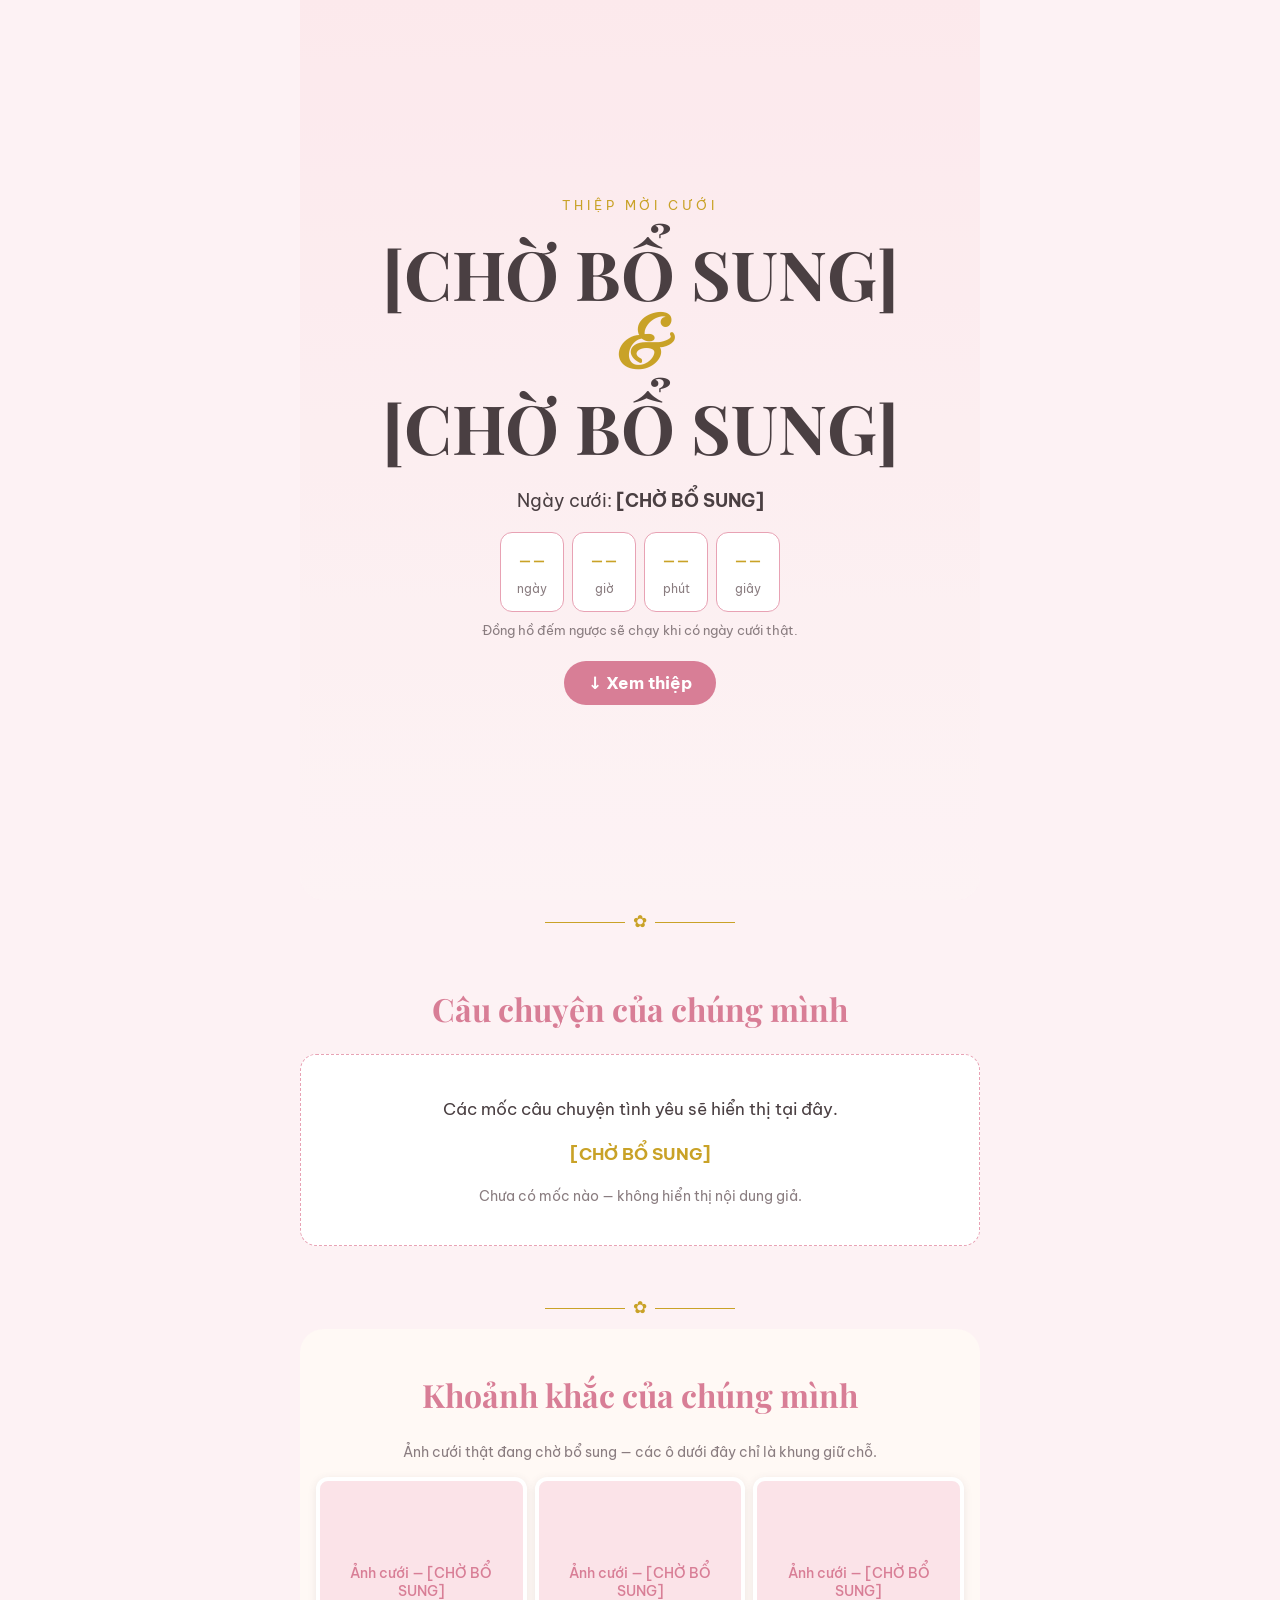
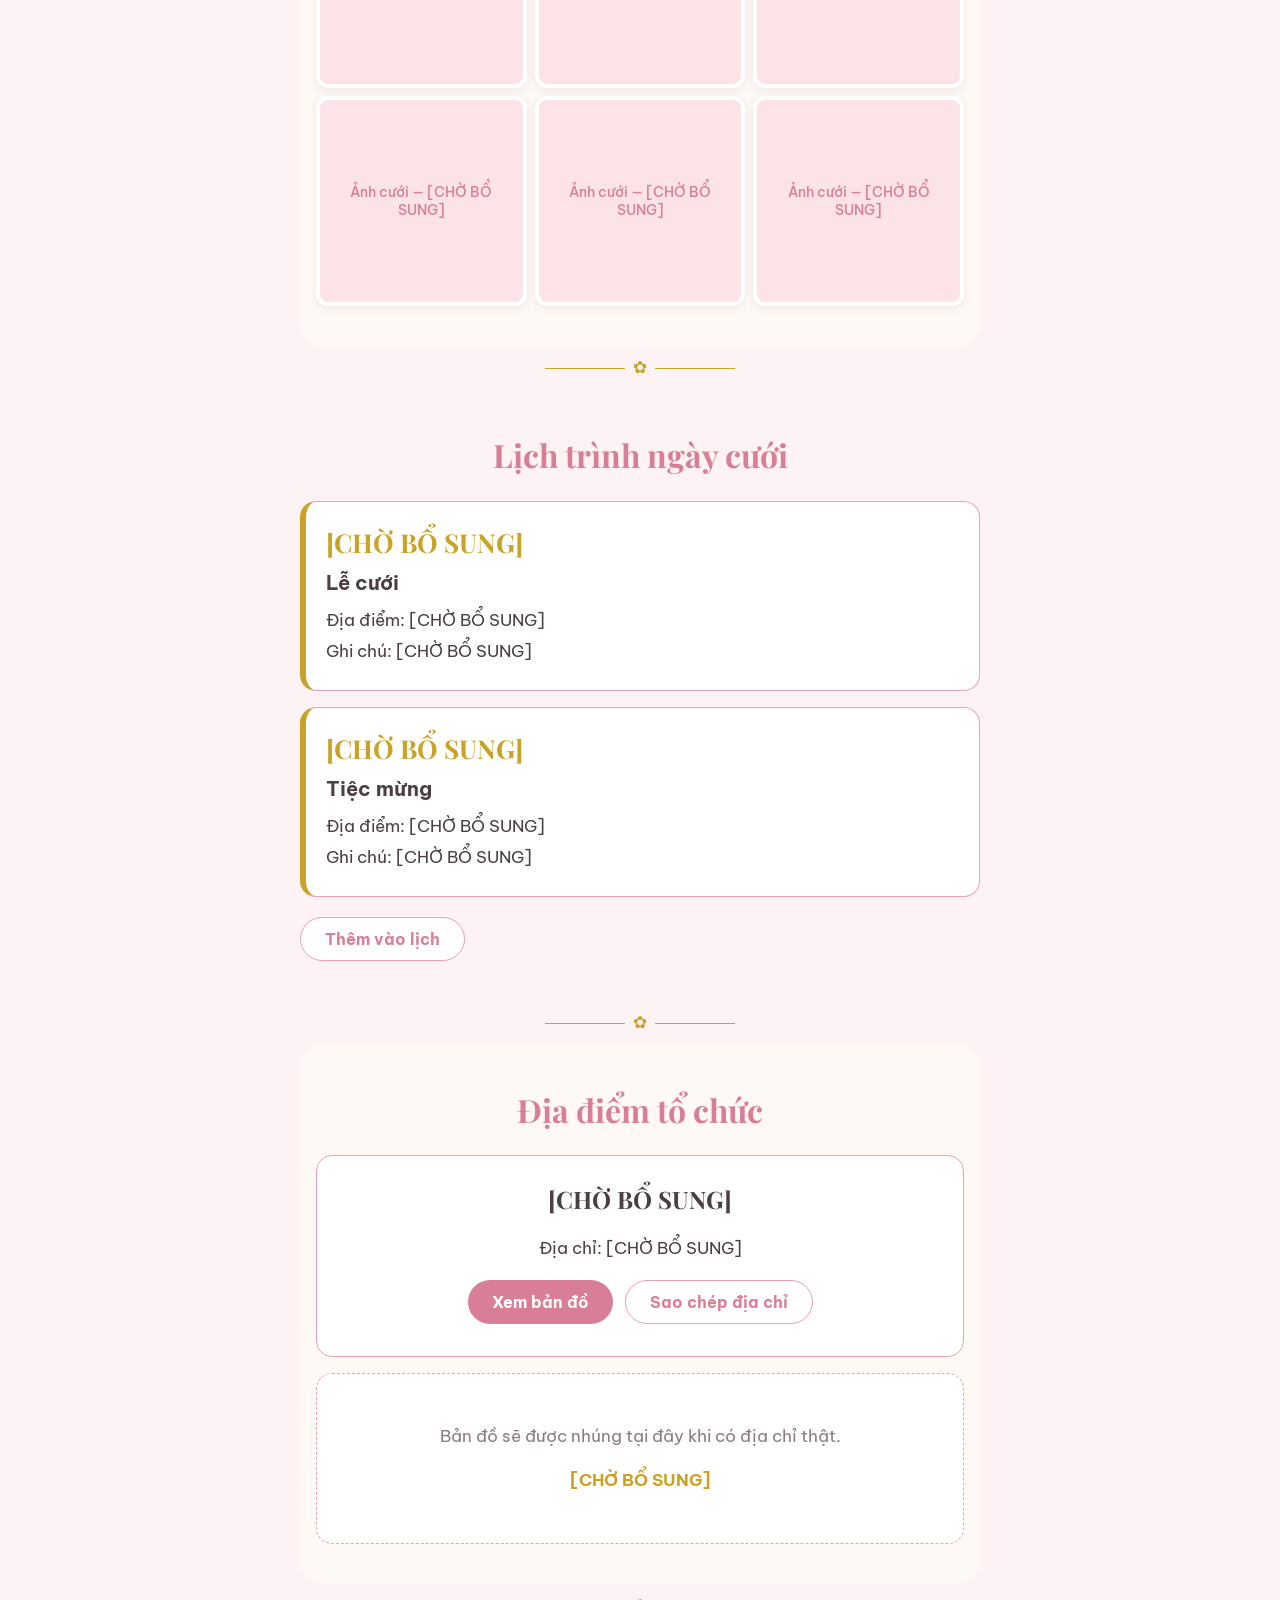
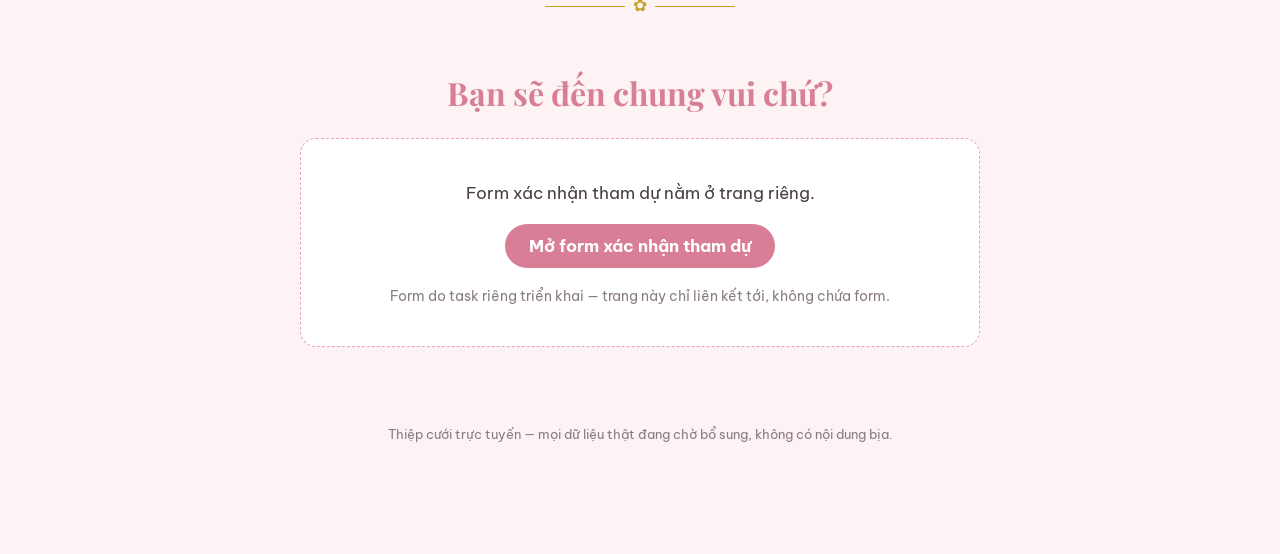
<file: index.html>
<!DOCTYPE html>
<html lang="vi">
<head>
<meta charset="UTF-8">
<meta name="viewport" content="width=device-width, initial-scale=1.0">
<title>Thiệp cưới — [CHỜ BỔ SUNG]</title>
<meta name="description" content="Thiệp mời cưới trực tuyến. Tên cô dâu chú rể, ngày cưới và địa điểm đang chờ bổ sung.">
<link rel="preconnect" href="https://fonts.googleapis.com">
<link rel="preconnect" href="https://fonts.gstatic.com" crossorigin>
<link href="https://fonts.googleapis.com/css2?family=Be+Vietnam+Pro:wght@400;500;700&family=Great+Vibes&family=Playfair+Display:wght@500;700&display=swap" rel="stylesheet">
<link rel="stylesheet" href="styles.css">
</head>
<body>
<main>
  <!-- Mục 1 — Mở đầu -->
  <section id="mo-dau" class="hero">
    <div class="hero__overlay"></div>
    <div class="hero__content">
      <p class="hero__eyebrow">Thiệp mời cưới</p>
      <h1 class="hero__names">
        <span class="name">[CHỜ BỔ SUNG]</span>
        <span class="amp">&amp;</span>
        <span class="name">[CHỜ BỔ SUNG]</span>
      </h1>
      <p class="hero__date">Ngày cưới: <strong>[CHỜ BỔ SUNG]</strong></p>
      <div class="countdown" aria-label="Đếm ngược tới lễ cưới">
        <div class="countdown__box"><span class="countdown__num" id="cd-days">--</span><span class="countdown__label">ngày</span></div>
        <div class="countdown__box"><span class="countdown__num" id="cd-hours">--</span><span class="countdown__label">giờ</span></div>
        <div class="countdown__box"><span class="countdown__num" id="cd-mins">--</span><span class="countdown__label">phút</span></div>
        <div class="countdown__box"><span class="countdown__num" id="cd-secs">--</span><span class="countdown__label">giây</span></div>
      </div>
      <p class="countdown__note">Đồng hồ đếm ngược sẽ chạy khi có ngày cưới thật.</p>
      <a class="hero__scroll" href="#cau-chuyen">↓ Xem thiệp</a>
    </div>
  </section>

  <div class="divider" aria-hidden="true"><span>✿</span></div>

  <!-- Mục 2 — Câu chuyện tình yêu -->
  <section id="cau-chuyen" class="section">
    <h2 class="section__title">Câu chuyện của chúng mình</h2>
    <div class="placeholder-frame" role="status">
      <p>Các mốc câu chuyện tình yêu sẽ hiển thị tại đây.</p>
      <p class="placeholder-frame__tag">[CHỜ BỔ SUNG]</p>
      <p class="placeholder-frame__note">Chưa có mốc nào — không hiển thị nội dung giả.</p>
    </div>
  </section>

  <div class="divider" aria-hidden="true"><span>✿</span></div>

  <!-- Mục 3 — Album ảnh -->
  <section id="album" class="section section--alt">
    <h2 class="section__title">Khoảnh khắc của chúng mình</h2>
    <p class="section__note">Ảnh cưới thật đang chờ bổ sung — các ô dưới đây chỉ là khung giữ chỗ.</p>
    <div class="album-grid" id="album-grid">
      <button type="button" class="album-tile" data-index="0" aria-label="Ảnh cưới mẫu 1">Ảnh cưới — [CHỜ BỔ SUNG]</button>
      <button type="button" class="album-tile" data-index="1" aria-label="Ảnh cưới mẫu 2">Ảnh cưới — [CHỜ BỔ SUNG]</button>
      <button type="button" class="album-tile" data-index="2" aria-label="Ảnh cưới mẫu 3">Ảnh cưới — [CHỜ BỔ SUNG]</button>
      <button type="button" class="album-tile" data-index="3" aria-label="Ảnh cưới mẫu 4">Ảnh cưới — [CHỜ BỔ SUNG]</button>
      <button type="button" class="album-tile" data-index="4" aria-label="Ảnh cưới mẫu 5">Ảnh cưới — [CHỜ BỔ SUNG]</button>
      <button type="button" class="album-tile" data-index="5" aria-label="Ảnh cưới mẫu 6">Ảnh cưới — [CHỜ BỔ SUNG]</button>
    </div>
    <div class="lightbox" id="lightbox" hidden>
      <button type="button" class="lightbox__close" id="lb-close" aria-label="Đóng">✕</button>
      <button type="button" class="lightbox__nav lightbox__nav--prev" id="lb-prev" aria-label="Ảnh trước">‹</button>
      <div class="lightbox__content" id="lb-content">Ảnh cưới — [CHỜ BỔ SUNG]</div>
      <button type="button" class="lightbox__nav lightbox__nav--next" id="lb-next" aria-label="Ảnh sau">›</button>
      <p class="lightbox__counter" id="lb-counter"></p>
    </div>
  </section>

  <div class="divider" aria-hidden="true"><span>✿</span></div>

  <!-- Mục 4 — Lịch trình lễ và tiệc -->
  <section id="lich-trinh" class="section">
    <h2 class="section__title">Lịch trình ngày cưới</h2>
    <div class="schedule">
      <article class="schedule__card">
        <p class="schedule__time">[CHỜ BỔ SUNG]</p>
        <h3 class="schedule__name">Lễ cưới</h3>
        <p class="schedule__place">Địa điểm: [CHỜ BỔ SUNG]</p>
        <p class="schedule__note">Ghi chú: [CHỜ BỔ SUNG]</p>
      </article>
      <article class="schedule__card">
        <p class="schedule__time">[CHỜ BỔ SUNG]</p>
        <h3 class="schedule__name">Tiệc mừng</h3>
        <p class="schedule__place">Địa điểm: [CHỜ BỔ SUNG]</p>
        <p class="schedule__note">Ghi chú: [CHỜ BỔ SUNG]</p>
      </article>
    </div>
    <button type="button" class="btn btn--outline" id="add-calendar">Thêm vào lịch</button>
    <p class="inline-note" id="calendar-note" hidden>Chưa có ngày giờ thật — nút sẽ tạo file .ics / link Google Calendar khi PO bổ sung ngày giờ.</p>
  </section>

  <div class="divider" aria-hidden="true"><span>✿</span></div>

  <!-- Mục 5 — Địa điểm + bản đồ -->
  <section id="dia-diem" class="section section--alt">
    <h2 class="section__title">Địa điểm tổ chức</h2>
    <div class="venue-card">
      <h3 class="venue-card__name">[CHỜ BỔ SUNG]</h3>
      <p class="venue-card__address">Địa chỉ: [CHỜ BỔ SUNG]</p>
      <div class="venue-card__actions">
        <button type="button" class="btn btn--primary" id="open-map">Xem bản đồ</button>
        <button type="button" class="btn btn--outline" id="copy-address">Sao chép địa chỉ</button>
      </div>
      <p class="inline-note" id="map-note" hidden>Link Google Maps: [CHỜ BỔ SUNG] — nút sẽ mở bản đồ ở tab mới khi có link thật.</p>
      <p class="inline-note" id="copy-note" hidden>Chưa có địa chỉ thật để sao chép.</p>
    </div>
    <div class="map-placeholder" role="status">
      <p>Bản đồ sẽ được nhúng tại đây khi có địa chỉ thật.</p>
      <p class="placeholder-frame__tag">[CHỜ BỔ SUNG]</p>
    </div>
  </section>

  <div class="divider" aria-hidden="true"><span>✿</span></div>

  <!-- Mục 6 — Xác nhận tham dự: form nằm ở rsvp.html, trang này chỉ liên kết tới -->
  <section id="rsvp" class="section">
    <h2 class="section__title">Bạn sẽ đến chung vui chứ?</h2>
    <div class="placeholder-frame" role="status">
      <p>Form xác nhận tham dự nằm ở trang riêng.</p>
      <p><a class="hero__scroll" href="rsvp.html">Mở form xác nhận tham dự</a></p>
      <p class="placeholder-frame__note">Form do task riêng triển khai — trang này chỉ liên kết tới, không chứa form.</p>
    </div>
  </section>
</main>

<footer class="footer">
  <p>Thiệp cưới trực tuyến — mọi dữ liệu thật đang chờ bổ sung, không có nội dung bịa.</p>
</footer>

<a href="rsvp.html" class="fab" id="fab-rsvp" hidden>Xác nhận tham dự</a>
<script src="main.js"></script>
</body>
</html>
</file>
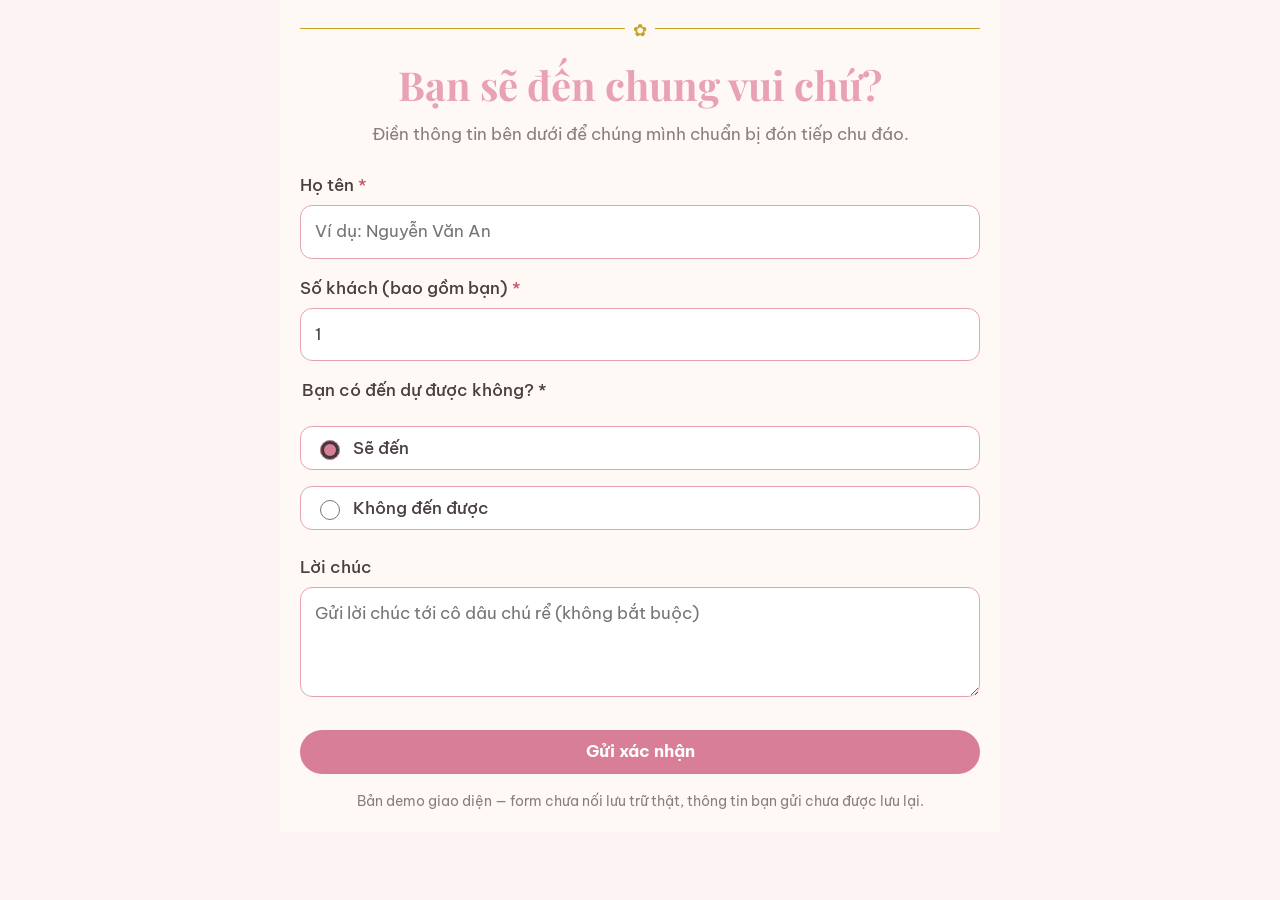
<file: rsvp.html>
<!DOCTYPE html>
<html lang="vi">
<head>
<meta charset="UTF-8">
<meta name="viewport" content="width=device-width, initial-scale=1">
<title>Xác nhận tham dự — Thiệp cưới trực tuyến</title>
<!--
  Mục RSVP của thiệp cưới trực tuyến. Bổ sung nhóm radio tham dự "Sẽ đến" / "Không đến được" (§5.6, quyết định PO 2026-10-24).
  File tự chứa (HTML + CSS + JS trong một file) để mở trực tiếp và để task
  trang chính nhúng vào index.html sau mà không xung đột file.
  BẢN DEMO GIAO DIỆN: form chưa nối lưu trữ thật — xem dòng chú thích dưới form.
-->
<link rel="preconnect" href="https://fonts.googleapis.com">
<link href="https://fonts.googleapis.com/css2?family=Be+Vietnam+Pro:wght@400;500;700&family=Playfair+Display:wght@700&display=swap" rel="stylesheet">
<style>
  /* Bảng màu đặc tả thiết kế: hồng pastel + vàng gold, nền luôn nhạt. */
  :root{
    --bg:#FDF2F4; --bg-alt:#FFF9F5; --pink:#E8A2B4; --gold:#C9A227;
    --ink:#4A3F42; --muted:#8A7D80; --btn:#D87E96; --ok:#7FB069; --err:#C4576B;
  }
  *{box-sizing:border-box}
  body{
    margin:0; background:var(--bg); color:var(--ink);
    font-family:"Be Vietnam Pro", system-ui, sans-serif; font-size:16px; line-height:1.6;
  }
  .rsvp{max-width:720px; margin:0 auto; padding:20px; background:var(--bg-alt)}
  .rsvp__divider{height:1px; background:var(--gold); position:relative; margin:8px 0 24px}
  .rsvp__divider::after{content:"✿"; position:absolute; left:50%; top:-11px;
    transform:translateX(-50%); background:var(--bg-alt); color:var(--gold); padding:0 8px}
  h2{font-family:"Playfair Display", serif; color:var(--pink); text-align:center;
    font-size:32px; margin:8px 0 4px}
  .rsvp__lead{text-align:center; color:var(--muted); margin:0 0 24px}
  label{display:block; font-weight:500; margin:16px 0 6px}
  label .req{color:var(--err)}
  input, textarea{
    width:100%; padding:12px 14px; font:inherit; color:var(--ink);
    border:1.5px solid var(--pink); border-radius:12px; background:#fff;
  }
  input:focus, textarea:focus{outline:2px solid var(--gold); outline-offset:1px}
  textarea{resize:vertical; min-height:110px}
  .field-error{display:none; color:var(--err); font-size:14px; margin-top:6px}
  .field-error.show{display:block}
  .field-invalid{border-color:var(--err)}
  /* Nhóm radio tham dự (đặc tả thiết kế): luôn có đúng một lựa chọn. */
  .rsvp__attendance{border:none; padding:0; margin:16px 0 0}
  .rsvp__attendance legend{font-weight:500; margin-bottom:6px}
  .rsvp__radio{display:flex; align-items:center; gap:10px; min-height:44px;
    padding:0 14px; border:1.5px solid var(--pink); border-radius:12px;
    background:#fff; margin-bottom:8px; cursor:pointer}
  .rsvp__radio input{width:20px; height:20px; flex:none; accent-color:var(--btn); cursor:pointer}
  .rsvp__radio input:focus-visible{outline:2px solid var(--gold); outline-offset:2px}
  button[type="submit"]{
    display:block; width:100%; min-height:44px; margin-top:24px; cursor:pointer;
    background:var(--btn); color:#fff; font:inherit; font-weight:700;
    border:none; border-radius:999px;
  }
  button[type="submit"]:hover{filter:brightness(1.05)}
  .rsvp__demo-note{text-align:center; color:var(--muted); font-size:14px; margin:16px 0 0}
  .rsvp__success{display:none; border:1.5px solid var(--ok); border-radius:16px;
    padding:20px; background:#F2F7EE}
  .rsvp__success.show{display:block}
  .rsvp__success h3{color:var(--ok); margin:0 0 8px; font-family:"Playfair Display", serif}
  .rsvp__success dl{margin:0}
  .rsvp__success dt{font-weight:500; color:var(--muted); margin-top:8px}
  .rsvp__success dd{margin:0; white-space:pre-wrap; word-break:break-word}
  .rsvp__again{
    margin-top:20px; min-height:44px; width:100%; cursor:pointer; font:inherit;
    background:#fff; color:var(--ink); border:1.5px solid var(--pink); border-radius:999px;
  }
  @media (min-width:768px){
    h2{font-size:40px}
    body{font-size:17px}
  }
</style>
</head>
<body>
<section class="rsvp" id="rsvp">
  <div class="rsvp__divider" aria-hidden="true"></div>
  <h2>Bạn sẽ đến chung vui chứ?</h2>
  <p class="rsvp__lead">Điền thông tin bên dưới để chúng mình chuẩn bị đón tiếp chu đáo.</p>

  <form id="rsvp-form" novalidate>
    <label for="rsvp-name">Họ tên <span class="req">*</span></label>
    <input id="rsvp-name" name="name" type="text" maxlength="100"
           placeholder="Ví dụ: Nguyễn Văn An" autocomplete="name">
    <p class="field-error" id="err-name">Vui lòng nhập họ tên.</p>

    <label for="rsvp-guests">Số khách (bao gồm bạn) <span class="req">*</span></label>
    <input id="rsvp-guests" name="guests" type="number" min="1" step="1" value="1"
           inputmode="numeric" placeholder="1">
    <p class="field-error" id="err-guests">Số khách phải là số nguyên từ 1 trở lên.</p>

    <fieldset class="rsvp__attendance">
      <legend>Bạn có đến dự được không? <span class="req">*</span></legend>
      <label class="rsvp__radio">
        <input type="radio" name="attendance" value="Sẽ đến" checked> Sẽ đến
      </label>
      <label class="rsvp__radio">
        <input type="radio" name="attendance" value="Không đến được"> Không đến được
      </label>
    </fieldset>

    <label for="rsvp-message">Lời chúc</label>
    <textarea id="rsvp-message" name="message" maxlength="500"
              placeholder="Gửi lời chúc tới cô dâu chú rể (không bắt buộc)"></textarea>
    <p class="field-error" id="err-message">Lời chúc tối đa 500 ký tự.</p>

    <button type="submit">Gửi xác nhận</button>
    <p class="rsvp__demo-note">Bản demo giao diện — form chưa nối lưu trữ thật, thông tin bạn gửi chưa được lưu lại.</p>
  </form>

  <div class="rsvp__success" id="rsvp-success" role="status">
    <h3>Cảm ơn bạn đã xác nhận!</h3>
    <dl>
      <dt>Họ tên</dt><dd id="sum-name"></dd>
      <dt>Số khách</dt><dd id="sum-guests"></dd>
      <dt>Tham dự</dt><dd id="sum-attendance"></dd>
      <dt>Lời chúc</dt><dd id="sum-message"></dd>
    </dl>
    <p class="rsvp__demo-note">Đây là bản demo giao diện — thông tin trên chưa được lưu trữ thật.</p>
    <button type="button" class="rsvp__again" id="rsvp-again">Gửi xác nhận khác</button>
  </div>
</section>

<script>
/* Kiểm tra hợp lệ phía client — hàm thuần, có thể kiểm thử độc lập (xem test kèm PR).
   Quy tắc: họ tên bắt buộc (tối đa 100 ký tự),
   số khách là số nguyên >= 1, lời chúc tối đa 500 ký tự (không bắt buộc). */
function validateRSVP(data) {
  var errors = {};
  var name = (data.name || "").trim();
  if (!name) errors.name = "Vui lòng nhập họ tên.";
  else if (name.length > 100) errors.name = "Họ tên tối đa 100 ký tự.";
  var guests = Number(data.guests);
  if (data.guests === "" || data.guests === null || data.guests === undefined
      || !Number.isInteger(guests) || guests < 1) {
    errors.guests = "Số khách phải là số nguyên từ 1 trở lên.";
  }
  var message = data.message || "";
  if (message.length > 500) errors.message = "Lời chúc tối đa 500 ký tự.";
  return { ok: Object.keys(errors).length === 0, errors: errors };
}

(function () {
  var form = document.getElementById("rsvp-form");
  var success = document.getElementById("rsvp-success");
  var fields = {
    name:    { input: document.getElementById("rsvp-name"),    err: document.getElementById("err-name") },
    guests:  { input: document.getElementById("rsvp-guests"),  err: document.getElementById("err-guests") },
    message: { input: document.getElementById("rsvp-message"), err: document.getElementById("err-message") }
  };
  function showErrors(errors) {
    Object.keys(fields).forEach(function (key) {
      var f = fields[key];
      if (errors[key]) {
        f.err.textContent = errors[key];
        f.err.classList.add("show");
        f.input.classList.add("field-invalid");
      } else {
        f.err.classList.remove("show");
        f.input.classList.remove("field-invalid");
      }
    });
  }
  form.addEventListener("submit", function (ev) {
    ev.preventDefault();
    var data = {
      name: fields.name.input.value,
      guests: fields.guests.input.value,
      message: fields.message.input.value,
      /* radio luôn có đúng một lựa chọn (mặc định "Sẽ đến"). */
      attendance: document.querySelector('input[name="attendance"]:checked').value
    };
    var result = validateRSVP(data);
    showErrors(result.errors);
    if (!result.ok) return; /* giữ nguyên dữ liệu đã nhập */
    document.getElementById("sum-name").textContent = data.name.trim();
    document.getElementById("sum-guests").textContent = String(Number(data.guests));
    document.getElementById("sum-attendance").textContent = data.attendance;
    document.getElementById("sum-message").textContent = data.message.trim() || "—";
    form.style.display = "none";
    success.classList.add("show");
  });
  document.getElementById("rsvp-again").addEventListener("click", function () {
    form.reset();
    fields.guests.input.value = "1";
    showErrors({});
    success.classList.remove("show");
    form.style.display = "";
    fields.name.input.focus();
  });
})();
</script>
</body>
</html>
</file>
<file: styles.css>
/* Thiệp cưới — theo đặc tả thiết kế: hồng pastel + vàng gold, mobile-first. */
:root {
  --bg: #FDF2F4;
  --bg-alt: #FFF9F5;
  --pink: #E8A2B4;
  --pink-dark: #D87E96;
  --gold: #C9A227;
  --ink: #4A3F42;
  --muted: #8A7D80;
  --green: #7FB069;
  --white: #FFFFFF;
}
* { box-sizing: border-box; }
html { scroll-behavior: smooth; }
body {
  margin: 0;
  background: var(--bg);
  color: var(--ink);
  font-family: "Be Vietnam Pro", system-ui, sans-serif;
  font-size: 16px;
  line-height: 1.6;
}
main { max-width: 720px; margin: 0 auto; padding: 0 20px; }

/* Mục 1 — Mở đầu */
.hero {
  position: relative;
  min-height: 100svh;
  display: flex;
  align-items: center;
  justify-content: center;
  text-align: center;
  background: linear-gradient(180deg, #FBE3E8, #FDF2F4);
  border-radius: 0 0 24px 24px;
  overflow: hidden;
}
.hero__overlay { position: absolute; inset: 0; background: rgba(253, 242, 244, 0.35); }
.hero__content { position: relative; padding: 32px 20px; }
.hero__eyebrow {
  text-transform: uppercase;
  letter-spacing: 0.3em;
  color: var(--gold);
  font-size: 13px;
  margin: 0 0 16px;
}
.hero__names { margin: 0; line-height: 1.2; }
.hero__names .name {
  display: block;
  font-family: "Playfair Display", serif;
  font-size: 44px;
  font-weight: 700;
}
.hero__names .amp {
  display: block;
  font-family: "Great Vibes", cursive;
  font-size: 56px;
  color: var(--gold);
  line-height: 1;
}
.hero__date { font-size: 18px; margin: 20px 0 12px; }
.countdown { display: flex; gap: 8px; justify-content: center; margin: 16px 0 8px; }
.countdown__box {
  background: var(--white);
  border: 1px solid var(--pink);
  border-radius: 12px;
  min-width: 64px;
  padding: 10px 4px;
}
.countdown__num {
  display: block;
  font-family: "Playfair Display", serif;
  font-size: 28px;
  color: var(--gold);
  line-height: 1.1;
}
.countdown__label { font-size: 12px; color: var(--muted); }
.countdown__note { font-size: 13px; color: var(--muted); margin: 4px 0 20px; }
.hero__scroll {
  display: inline-block;
  min-height: 44px;
  line-height: 44px;
  padding: 0 24px;
  border-radius: 999px;
  background: var(--pink-dark);
  color: var(--white);
  text-decoration: none;
  font-weight: 700;
}

/* Dải phân cách */
.divider { text-align: center; margin: 8px 0; color: var(--gold); }
.divider::before, .divider::after {
  content: "";
  display: inline-block;
  width: 80px;
  height: 1px;
  background: var(--gold);
  vertical-align: middle;
  margin: 0 8px;
}

/* Các mục chung */
.section { padding: 40px 0; }
.section--alt { background: var(--bg-alt); border-radius: 24px; padding-left: 16px; padding-right: 16px; }
.section__title {
  font-family: "Playfair Display", serif;
  font-size: 28px;
  color: var(--pink-dark);
  text-align: center;
  margin: 0 0 20px;
}
.section__note { text-align: center; color: var(--muted); font-size: 14px; }
.placeholder-frame {
  border: 1px dashed var(--pink);
  border-radius: 16px;
  background: var(--white);
  padding: 24px 20px;
  text-align: center;
}
.placeholder-frame__tag { color: var(--gold); font-weight: 700; }
.placeholder-frame__note { color: var(--muted); font-size: 14px; }

/* Album */
.album-grid { display: grid; grid-template-columns: 1fr 1fr; gap: 8px; }
.album-tile {
  aspect-ratio: 1;
  border: 4px solid var(--white);
  border-radius: 12px;
  background: #FBE3E8;
  color: var(--pink-dark);
  font-family: inherit;
  font-size: 14px;
  font-weight: 500;
  cursor: pointer;
  box-shadow: 0 2px 8px rgba(74, 63, 66, 0.10);
}
.lightbox {
  position: fixed;
  inset: 0;
  z-index: 50;
  background: rgba(74, 63, 66, 0.92);
  display: flex;
  align-items: center;
  justify-content: center;
  gap: 12px;
  padding: 20px;
}
.lightbox[hidden] { display: none; }
.lightbox__content {
  background: #FBE3E8;
  color: var(--pink-dark);
  border-radius: 16px;
  width: min(90vw, 520px);
  aspect-ratio: 1;
  display: flex;
  align-items: center;
  justify-content: center;
  text-align: center;
  padding: 20px;
  font-weight: 700;
}
.lightbox__close, .lightbox__nav {
  min-width: 44px;
  min-height: 44px;
  border: none;
  border-radius: 50%;
  background: var(--white);
  color: var(--ink);
  font-size: 22px;
  cursor: pointer;
}
.lightbox__close { position: absolute; top: 16px; right: 16px; }
.lightbox__counter {
  position: absolute;
  bottom: 16px;
  left: 0;
  right: 0;
  text-align: center;
  color: var(--white);
  margin: 0;
}

/* Lịch trình */
.schedule { display: grid; gap: 16px; margin-bottom: 20px; }
.schedule__card {
  background: var(--white);
  border: 1px solid var(--pink);
  border-left: 6px solid var(--gold);
  border-radius: 16px;
  padding: 20px;
}
.schedule__time {
  font-family: "Playfair Display", serif;
  font-size: 26px;
  color: var(--gold);
  font-weight: 700;
  margin: 0 0 4px;
}
.schedule__name { margin: 0 0 8px; font-size: 20px; }
.schedule__place, .schedule__note { margin: 4px 0; }
.inline-note { color: var(--muted); font-size: 14px; text-align: center; }

/* Địa điểm */
.venue-card {
  background: var(--white);
  border: 1px solid var(--pink);
  border-radius: 16px;
  padding: 24px 20px;
  text-align: center;
}
.venue-card__name { font-family: "Playfair Display", serif; font-size: 24px; margin: 0 0 8px; }
.venue-card__actions { display: flex; gap: 12px; justify-content: center; flex-wrap: wrap; margin: 16px 0 8px; }
.map-placeholder {
  border: 1px dashed var(--pink);
  border-radius: 16px;
  background: var(--white);
  padding: 32px 20px;
  text-align: center;
  margin-top: 16px;
  color: var(--muted);
}

/* Nút */
.btn {
  min-height: 44px;
  padding: 0 24px;
  border-radius: 999px;
  font-family: inherit;
  font-size: 16px;
  font-weight: 700;
  cursor: pointer;
}
.btn--primary { background: var(--pink-dark); color: var(--white); border: none; }
.btn--outline { background: var(--white); color: var(--pink-dark); border: 1.5px solid var(--pink); }

/* Nút nổi Xác nhận tham dự */
.fab {
  position: fixed;
  left: 50%;
  transform: translateX(-50%);
  bottom: 20px;
  z-index: 40;
  min-height: 44px;
  line-height: 44px;
  padding: 0 24px;
  border-radius: 999px;
  background: var(--pink-dark);
  color: var(--white);
  text-decoration: none;
  font-weight: 700;
  box-shadow: 0 4px 16px rgba(74, 63, 66, 0.25);
}
.fab[hidden] { display: none; }

.footer { text-align: center; color: var(--muted); font-size: 13px; padding: 24px 20px 96px; }

/* Desktop ≥ 768px: vẫn một cột 720px, chỉ tăng cỡ chữ, album 3 cột */
@media (min-width: 768px) {
  body { font-size: 17px; }
  .hero__names .name { font-size: 68px; }
  .hero__names .amp { font-size: 72px; }
  .album-grid { grid-template-columns: repeat(3, 1fr); }
  .section__title { font-size: 32px; }
}
</file>
